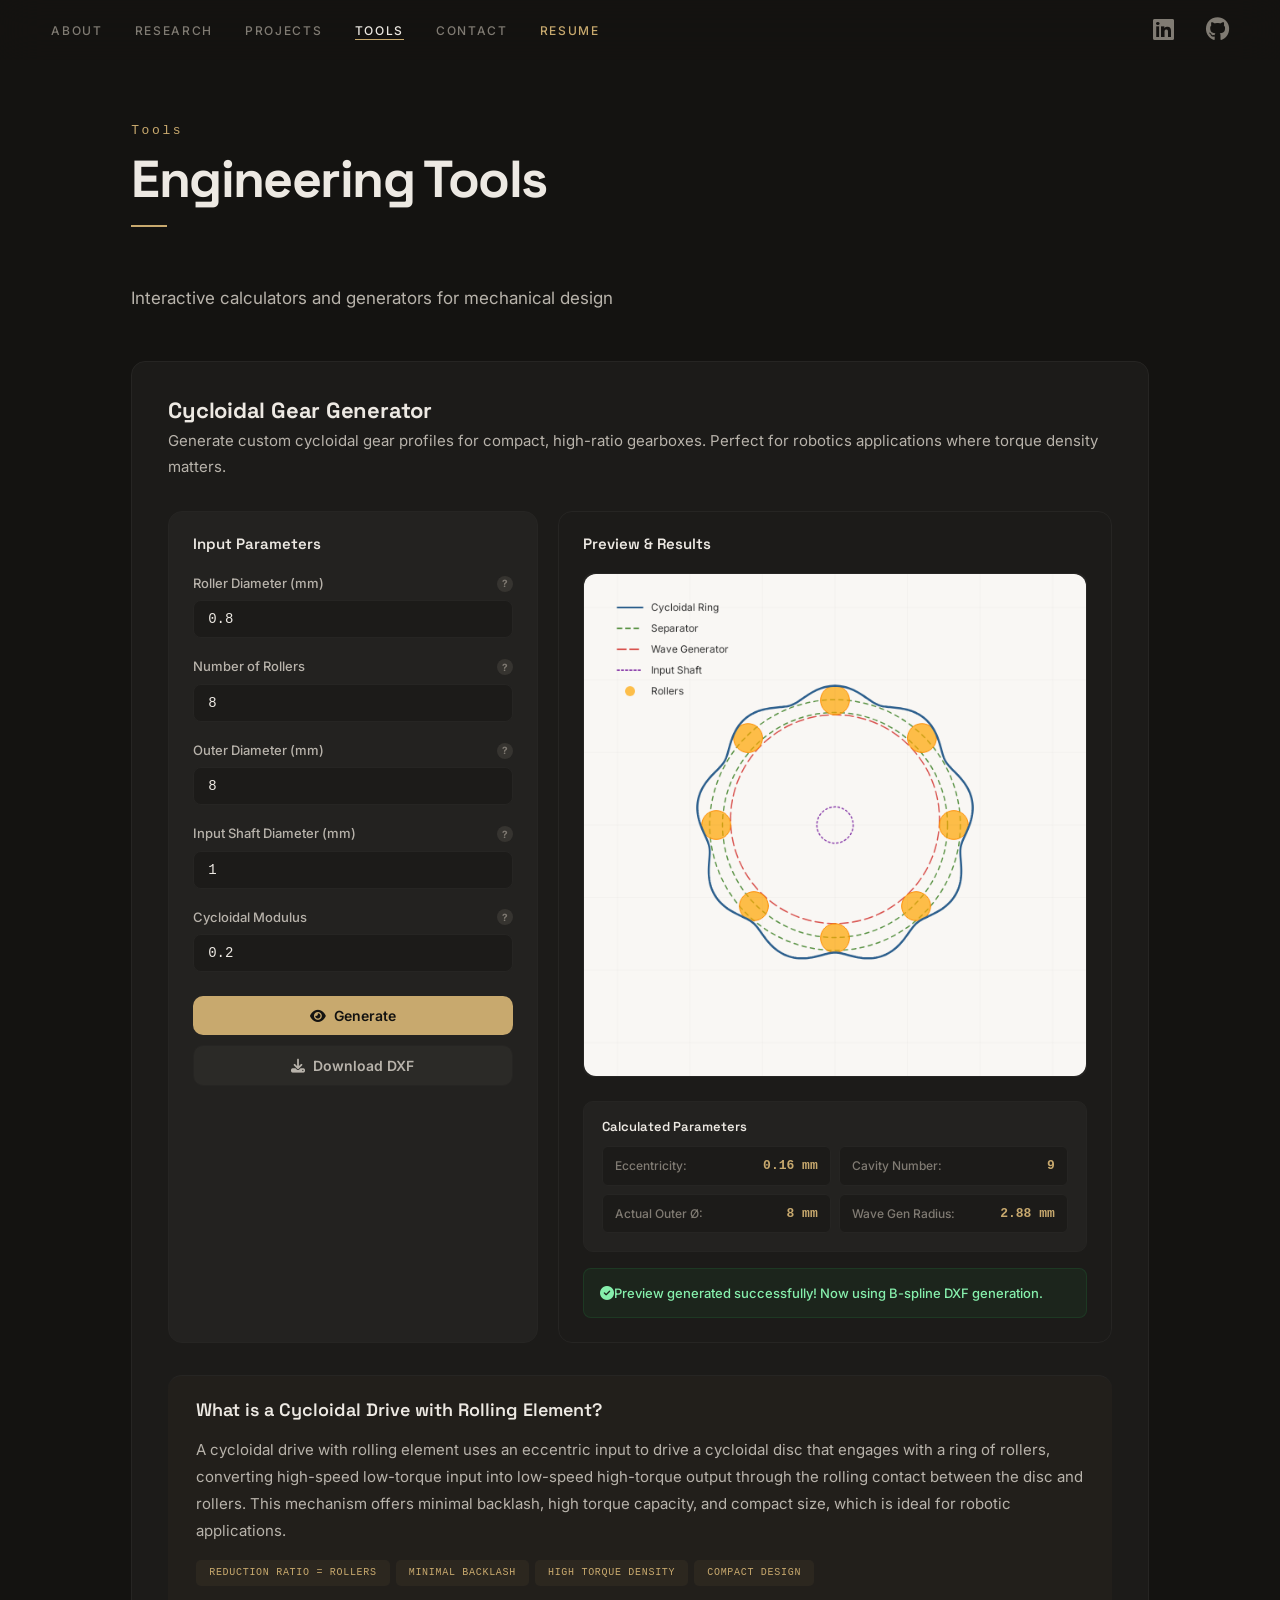
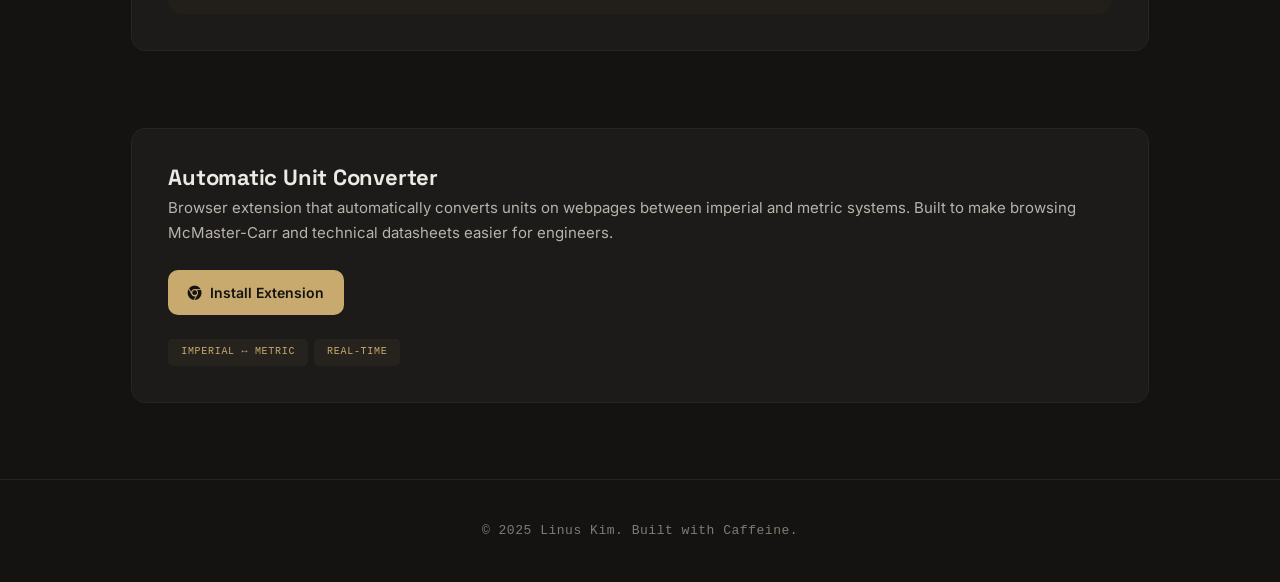
<file: tools.html>
<!DOCTYPE HTML>
<html lang="en">
	<head>
		<title>Engineering Tools | Linus Kim</title>
		<meta charset="utf-8" />
		<meta name="viewport" content="width=device-width, initial-scale=1, user-scalable=no" />
		<meta http-equiv="Cache-Control" content="no-cache, no-store, must-revalidate" />
		<meta http-equiv="Pragma" content="no-cache" />
		<meta http-equiv="Expires" content="0" />
		<link rel="preconnect" href="https://fonts.googleapis.com">
		<link rel="preconnect" href="https://fonts.gstatic.com" crossorigin>
		<link href="https://fonts.googleapis.com/css2?family=Space+Grotesk:wght@400;500;600;700&family=Inter:wght@400;500;600;700;800&display=swap" rel="stylesheet">
		<link rel="stylesheet" href="https://cdnjs.cloudflare.com/ajax/libs/font-awesome/6.5.1/css/all.min.css" />
		<link rel="stylesheet" href="assets/css/custom.css?v=32" />
		<link rel="stylesheet" href="assets/css/tools.css?v=12" />
	</head>
	<body>

		<!-- Scroll Progress -->
		<div class="scroll-progress" id="scroll-progress"></div>

		<!-- Nav -->
		<nav id="nav">
			<ul class="nav-links">
				<li><a href="index.html#about">About</a></li>
				<li><a href="index.html#research">Research</a></li>
				<li><a href="index.html#projects">Projects</a></li>
				<li><a href="tools.html" class="active">Tools</a></li>
				<li><a href="index.html#contact">Contact</a></li>
				<li><a href="Resume.pdf" download class="nav-resume">Resume</a></li>
			</ul>
			<ul class="nav-socials">
				<li><a href="https://www.linkedin.com/in/linuskim2000/" target="_blank"><i class="fab fa-linkedin"></i></a></li>
				<li><a href="https://github.com/lklinus2609" target="_blank"><i class="fab fa-github"></i></a></li>
			</ul>
			<button class="nav-toggle" aria-label="Menu">
				<span></span><span></span><span></span>
			</button>
		</nav>

		<!-- Tools Header -->
		<section class="sect" style="padding-bottom: 0; padding-top: 120px;">
			<div class="container">
				<div class="sect-header" data-reveal>
					<span class="sect-num">Tools</span>
					<h2 class="sect-title">Engineering Tools</h2>
				</div>
				<p data-reveal style="max-width: 600px; font-size: 17px; line-height: 1.8; color: var(--text-2);">
					Interactive calculators and generators for mechanical design
				</p>
			</div>
		</section>

		<!-- Cycloidal Gear Generator -->
		<section class="sect" style="padding-top: 48px;">
			<div class="container">
				<div class="card" data-reveal>
					<h3>Cycloidal Gear Generator</h3>
					<p style="margin-bottom: 24px;">
						Generate custom cycloidal gear profiles for compact, high-ratio gearboxes. Perfect for robotics applications where torque density matters.
					</p>

					<div class="tool-container">
						<!-- Input Panel -->
						<div class="input-panel">
							<h4>Input Parameters</h4>

							<form id="gear-form">
								<div class="form-group">
									<label for="roller_diameter">
										Roller Diameter (mm)
										<span class="tooltip" title="Diameter of each roller pin">?</span>
									</label>
									<input type="number" id="roller_diameter" step="0.01" min="0.1" value="0.8" required>
								</div>

								<div class="form-group">
									<label for="rollers_num">
										Number of Rollers
										<span class="tooltip" title="Total number of roller pins (min 3)">?</span>
									</label>
									<input type="number" id="rollers_num" step="1" min="3" value="8" required>
								</div>

								<div class="form-group">
									<label for="cycloid_outer_diameter">
										Outer Diameter (mm)
										<span class="tooltip" title="Target outer diameter of cycloidal disc">?</span>
									</label>
									<input type="number" id="cycloid_outer_diameter" step="0.01" min="0.1" value="8" required>
								</div>

								<div class="form-group">
									<label for="input_shaft_diameter">
										Input Shaft Diameter (mm)
										<span class="tooltip" title="Diameter of center input shaft hole">?</span>
									</label>
									<input type="number" id="input_shaft_diameter" step="0.01" min="0.1" value="1" required>
								</div>

								<div class="form-group">
									<label for="cycloidal_modulus">
										Cycloidal Modulus
										<span class="tooltip" title="Ratio parameter affecting gear profile (typically 0.1-0.3)">?</span>
									</label>
									<input type="number" id="cycloidal_modulus" step="0.01" min="0.01" max="1" value="0.2" required>
								</div>

								<div class="button-group">
									<button type="submit" class="btn btn-primary">
										<i class="fas fa-eye"></i> Generate
									</button>
									<button type="button" id="download-btn" class="btn btn-secondary" disabled>
										<i class="fas fa-download"></i> Download DXF
									</button>
								</div>
							</form>
						</div>

						<!-- Preview Panel -->
						<div class="preview-panel">
							<h4>Preview & Results</h4>

							<div id="preview-container">
								<div id="preview-placeholder">
									<i class="fas fa-gear fa-spin" style="font-size: 48px; color: var(--accent); opacity: 0.3;"></i>
									<p style="color: var(--text-3); margin-top: 16px;">Generating preview...</p>
								</div>
							</div>

							<!-- Calculated Parameters -->
							<div id="calculated-params" style="display: none; margin-top: 24px;">
								<h5>Calculated Parameters</h5>
								<div class="param-grid">
									<div class="param-item">
										<span class="param-label">Eccentricity:</span>
										<span class="param-value" id="param-ecc">-</span>
									</div>
									<div class="param-item">
										<span class="param-label">Cavity Number:</span>
										<span class="param-value" id="param-cav">-</span>
									</div>
									<div class="param-item">
										<span class="param-label">Actual Outer Ø:</span>
										<span class="param-value" id="param-outer">-</span>
									</div>
									<div class="param-item">
										<span class="param-label">Wave Gen Radius:</span>
										<span class="param-value" id="param-wave">-</span>
									</div>
								</div>
							</div>

							<!-- Status Messages -->
							<div id="status-message" class="status-message" style="display: none;"></div>
						</div>
					</div>

					<!-- Info Section -->
					<div class="info-section" style="margin-top: 32px; padding-top: 24px; border-top: 1px solid var(--border);">
						<h4 style="margin-bottom: 16px;">What is a Cycloidal Drive with Rolling Element?</h4>
						<p style="line-height: 1.8;">
							A cycloidal drive with rolling element uses an eccentric input to drive a cycloidal disc that engages with a ring of rollers,
							converting high-speed low-torque input into low-speed high-torque output through the rolling contact between the disc and rollers.
							This mechanism offers minimal backlash, high torque capacity, and compact size, which is ideal for robotic applications.
						</p>
						<div class="tag-row">
							<span class="tag">Reduction Ratio = Rollers</span>
							<span class="tag">Minimal Backlash</span>
							<span class="tag">High Torque Density</span>
							<span class="tag">Compact Design</span>
						</div>
					</div>
				</div>
			</div>
		</section>

		<!-- Automatic Unit Converter -->
		<section class="sect" style="padding-top: 0;">
			<div class="container">
				<div class="card" data-reveal>
					<h3>Automatic Unit Converter</h3>
					<p style="margin-bottom: 24px;">
						Browser extension that automatically converts units on webpages between imperial and metric systems.
						Built to make browsing McMaster-Carr and technical datasheets easier for engineers.
					</p>

					<div style="margin-bottom: 24px;">
						<a href="https://chromewebstore.google.com/detail/automatic-unit-converter/nlmfjpmadnobhgbdjadgfcjfaapahhih"
						   target="_blank"
						   class="btn btn-primary" style="display: inline-flex; width: auto;">
							<i class="fab fa-chrome"></i> Install Extension
						</a>
					</div>

					<div class="tag-row">
						<span class="tag">Imperial ↔ Metric</span>
						<span class="tag">Real-Time</span>
					</div>
				</div>
			</div>
		</section>

		<!-- Footer -->
		<footer class="footer">
			<div class="container">
				<p>&copy; 2025 Linus Kim. Built with Caffeine.</p>
			</div>
		</footer>

		<!-- Scripts -->
		<script src="assets/js/verb.min.js"></script>
		<script src="assets/js/cycloidal-gear.js?v=12"></script>
		<script src="assets/js/tools.js?v=11"></script>
		<script>
			// Scroll progress, nav state, and reveals for tools page
			document.addEventListener('DOMContentLoaded', function() {
				var progressBar = document.getElementById('scroll-progress');
				var nav = document.getElementById('nav');

				window.addEventListener('scroll', function() {
					if (progressBar) {
						var scrollTop = window.scrollY;
						var docHeight = document.documentElement.scrollHeight - window.innerHeight;
						var scrollPercent = docHeight > 0 ? (scrollTop / docHeight) * 100 : 0;
						progressBar.style.width = scrollPercent + '%';
					}
					if (nav) {
						if (window.scrollY > 80) {
							nav.classList.add('scrolled');
						} else {
							nav.classList.remove('scrolled');
						}
					}
				}, { passive: true });

				// Mobile nav toggle
				var navToggle = document.querySelector('.nav-toggle');
				var navLinksEl = document.querySelector('.nav-links');
				if (navToggle && navLinksEl) {
					navToggle.addEventListener('click', function() {
						navToggle.classList.toggle('open');
						navLinksEl.classList.toggle('open');
						document.body.style.overflow = navLinksEl.classList.contains('open') ? 'hidden' : '';
					});
					navLinksEl.querySelectorAll('a').forEach(function(link) {
						link.addEventListener('click', function() {
							navToggle.classList.remove('open');
							navLinksEl.classList.remove('open');
							document.body.style.overflow = '';
						});
					});
				}

				// Scroll reveals
				var revealElements = document.querySelectorAll('[data-reveal]');
				if (revealElements.length > 0 && 'IntersectionObserver' in window) {
					var observer = new IntersectionObserver(function(entries) {
						entries.forEach(function(entry) {
							if (entry.isIntersecting) {
								entry.target.classList.add('revealed');
								observer.unobserve(entry.target);
							}
						});
					}, { threshold: 0.1, rootMargin: '0px 0px -40px 0px' });
					revealElements.forEach(function(el) { observer.observe(el); });
				} else {
					revealElements.forEach(function(el) { el.classList.add('revealed'); });
				}

				// Cursor click
				document.addEventListener('mousedown', function() { document.body.classList.add('clicking'); });
				document.addEventListener('mouseup', function() { document.body.classList.remove('clicking'); });
			});
		</script>

	</body>
</html>
</file>
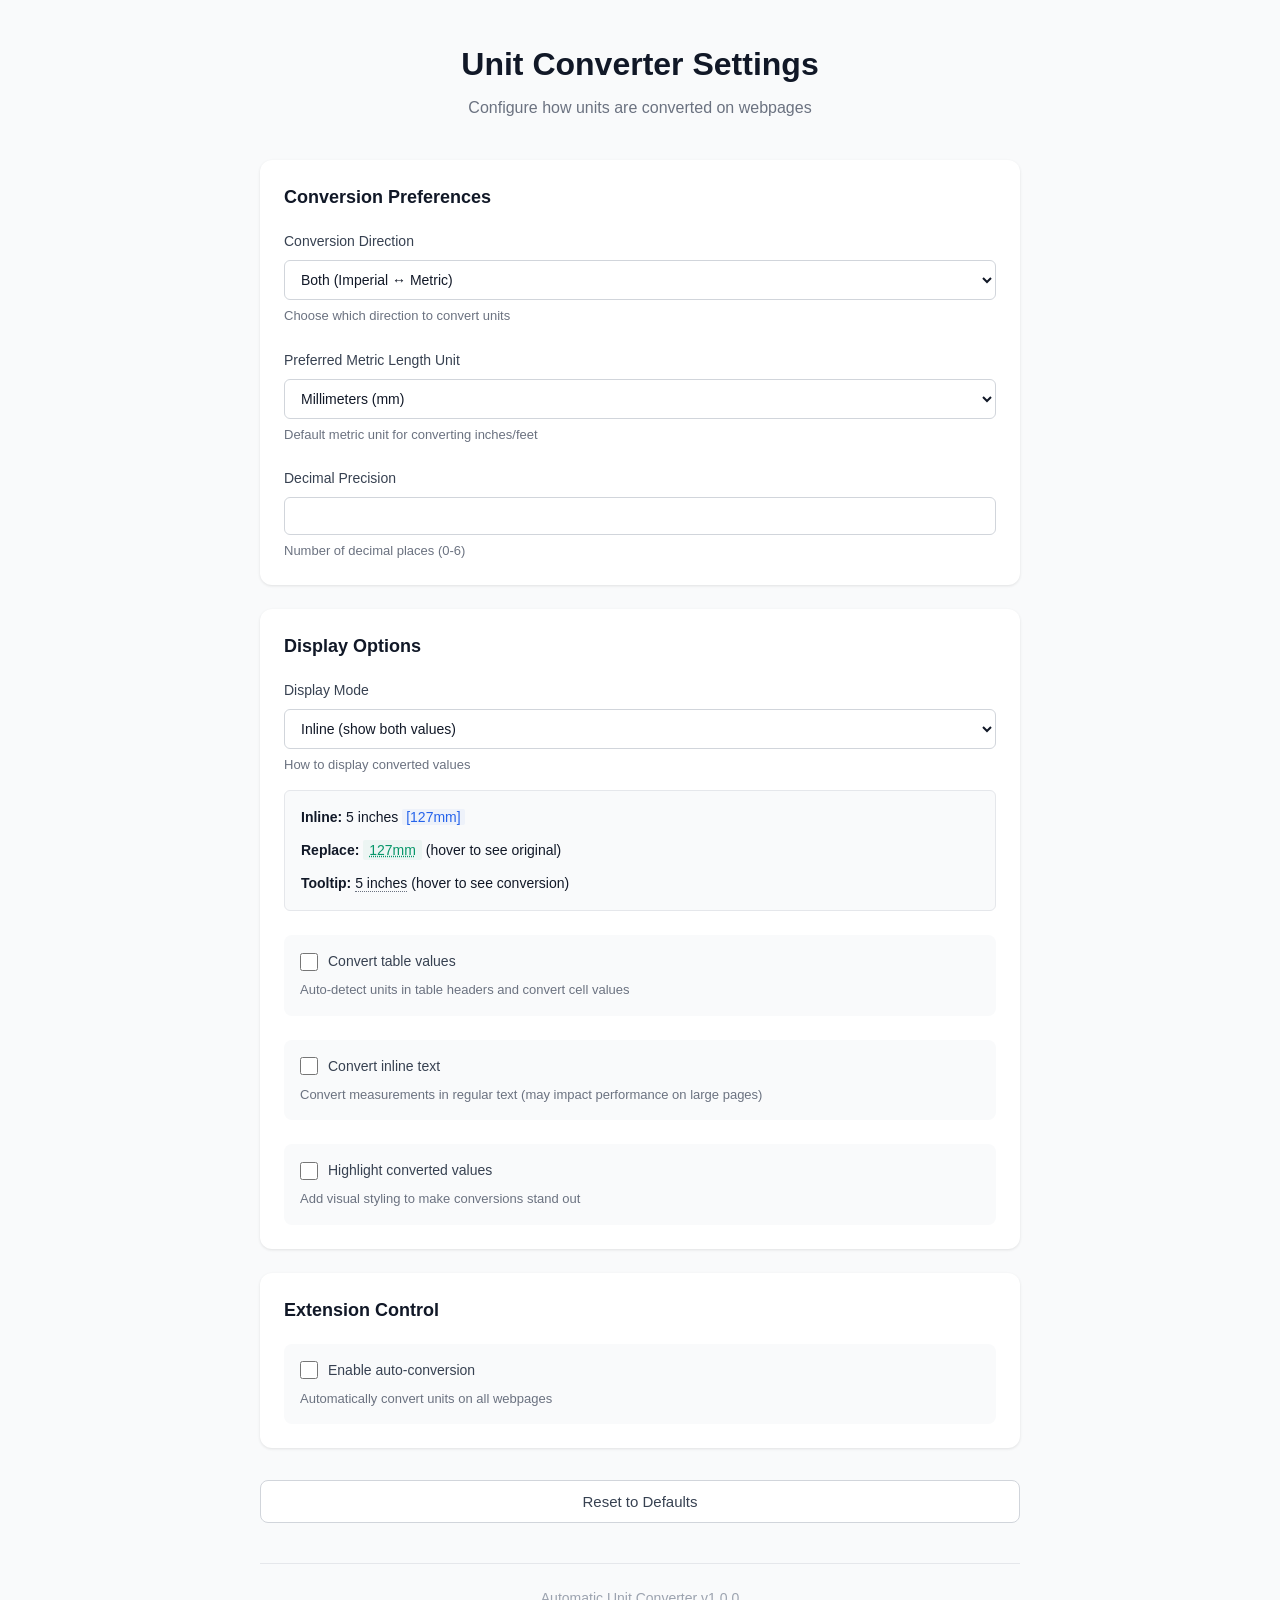
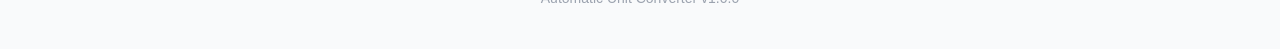
<file: unit_conversion_extension/options/options.html>
<!DOCTYPE html>
<html lang="en">
<head>
  <meta charset="UTF-8">
  <meta name="viewport" content="width=device-width, initial-scale=1.0">
  <title>Unit Converter Settings</title>
  <link rel="stylesheet" href="options.css">
</head>
<body>
  <div class="container">
    <header>
      <h1>Unit Converter Settings</h1>
      <p class="subtitle">Configure how units are converted on webpages</p>
    </header>

    <main>
      <section class="settings-section">
        <h2>Conversion Preferences</h2>

        <div class="setting-group">
          <label for="conversionDirection">Conversion Direction</label>
          <select id="conversionDirection" class="select-input">
            <option value="both">Both (Imperial ↔ Metric)</option>
            <option value="imperial-to-metric">Imperial → Metric only</option>
            <option value="metric-to-imperial">Metric → Imperial only</option>
          </select>
          <p class="setting-description">Choose which direction to convert units</p>
        </div>

        <div class="setting-group">
          <label for="preferredMetricLength">Preferred Metric Length Unit</label>
          <select id="preferredMetricLength" class="select-input">
            <option value="millimeters">Millimeters (mm)</option>
            <option value="centimeters">Centimeters (cm)</option>
            <option value="meters">Meters (m)</option>
          </select>
          <p class="setting-description">Default metric unit for converting inches/feet</p>
        </div>

        <div class="setting-group">
          <label for="precision">Decimal Precision</label>
          <input type="number" id="precision" class="number-input" min="0" max="6" step="1">
          <p class="setting-description">Number of decimal places (0-6)</p>
        </div>
      </section>

      <section class="settings-section">
        <h2>Display Options</h2>

        <div class="setting-group">
          <label for="displayMode">Display Mode</label>
          <select id="displayMode" class="select-input">
            <option value="inline">Inline (show both values)</option>
            <option value="replace">Replace (show converted only)</option>
            <option value="tooltip">Tooltip (hover to see)</option>
          </select>
          <p class="setting-description">How to display converted values</p>
          <div class="display-examples">
            <div class="example">
              <strong>Inline:</strong> 5 inches <span class="example-conversion">[127mm]</span>
            </div>
            <div class="example">
              <strong>Replace:</strong> <span class="example-replaced">127mm</span> (hover to see original)
            </div>
            <div class="example">
              <strong>Tooltip:</strong> <span class="example-tooltip">5 inches</span> (hover to see conversion)
            </div>
          </div>
        </div>

        <div class="setting-group checkbox-group">
          <label class="checkbox-label">
            <input type="checkbox" id="convertTables">
            <span>Convert table values</span>
          </label>
          <p class="setting-description">Auto-detect units in table headers and convert cell values</p>
        </div>

        <div class="setting-group checkbox-group">
          <label class="checkbox-label">
            <input type="checkbox" id="convertInlineText">
            <span>Convert inline text</span>
          </label>
          <p class="setting-description">Convert measurements in regular text (may impact performance on large pages)</p>
        </div>

        <div class="setting-group checkbox-group">
          <label class="checkbox-label">
            <input type="checkbox" id="highlightConversions">
            <span>Highlight converted values</span>
          </label>
          <p class="setting-description">Add visual styling to make conversions stand out</p>
        </div>
      </section>

      <section class="settings-section">
        <h2>Extension Control</h2>

        <div class="setting-group checkbox-group">
          <label class="checkbox-label">
            <input type="checkbox" id="enabled">
            <span>Enable auto-conversion</span>
          </label>
          <p class="setting-description">Automatically convert units on all webpages</p>
        </div>
      </section>

      <div class="actions">
        <button id="resetBtn" class="btn btn-secondary">Reset to Defaults</button>
      </div>

      <div id="saveMessage" class="save-message hidden">Settings saved!</div>
    </main>

    <footer>
      <p>Automatic Unit Converter v1.0.0</p>
    </footer>
  </div>

  <script src="../utils/storage.js"></script>
  <script src="options.js"></script>
</body>
</html>
</file>
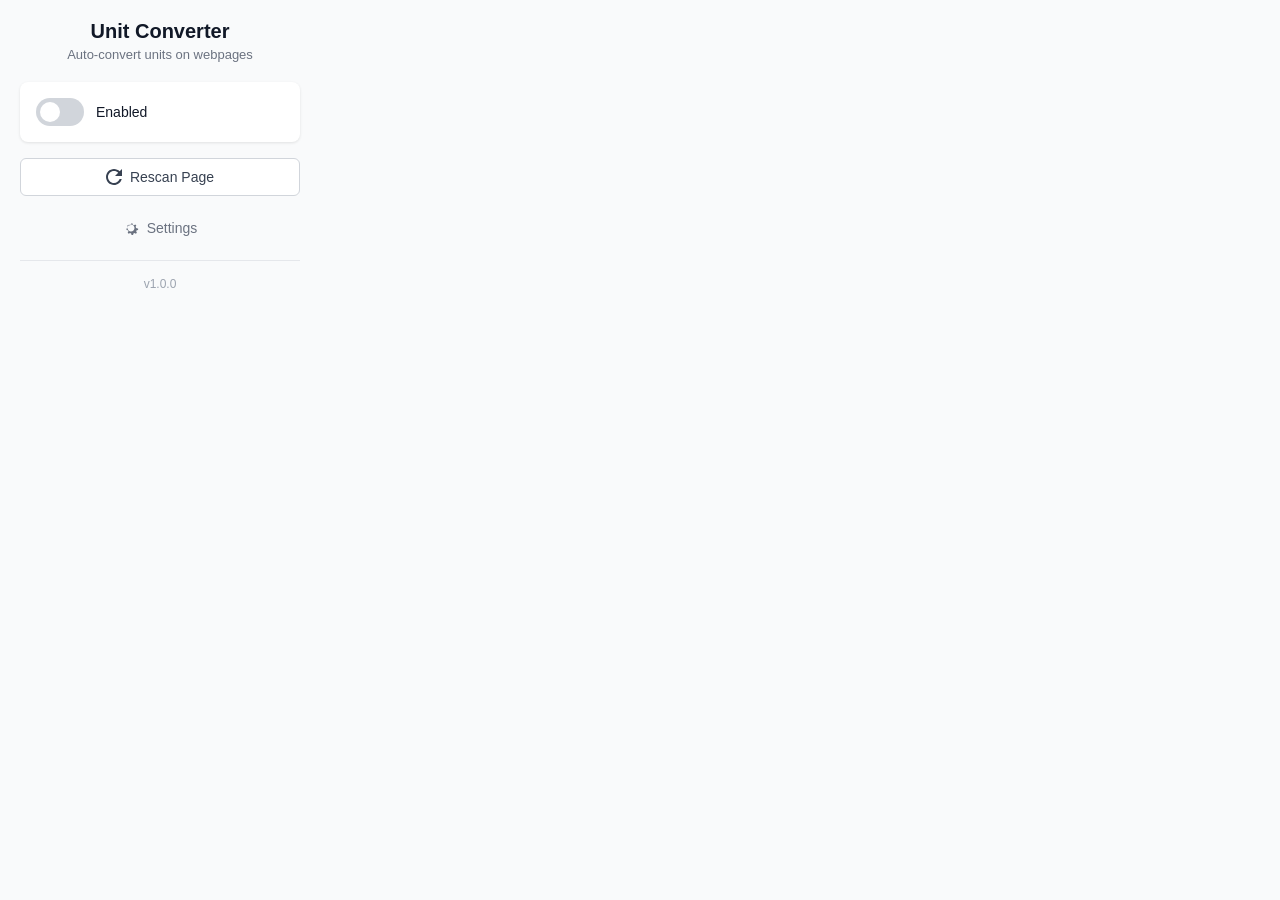
<file: unit_conversion_extension/popup/popup.html>
<!DOCTYPE html>
<html lang="en">
<head>
  <meta charset="UTF-8">
  <meta name="viewport" content="width=device-width, initial-scale=1.0">
  <title>Unit Converter</title>
  <link rel="stylesheet" href="popup.css">
</head>
<body>
  <div class="container">
    <header>
      <h1>Unit Converter</h1>
      <p class="subtitle">Auto-convert units on webpages</p>
    </header>

    <div class="toggle-section">
      <label class="toggle">
        <input type="checkbox" id="enableToggle">
        <span class="toggle-slider"></span>
      </label>
      <div class="toggle-label">
        <span id="statusText">Enabled</span>
      </div>
    </div>

    <div class="quick-actions">
      <button id="rescanBtn" class="btn btn-secondary">
        <svg width="16" height="16" viewBox="0 0 16 16" fill="none" xmlns="http://www.w3.org/2000/svg">
          <path d="M13.65 2.35C12.2 0.9 10.21 0 8 0C3.58 0 0.01 3.58 0.01 8C0.01 12.42 3.58 16 8 16C11.73 16 14.84 13.45 15.73 10H13.65C12.83 12.33 10.61 14 8 14C4.69 14 2 11.31 2 8C2 4.69 4.69 2 8 2C9.66 2 11.14 2.69 12.22 3.78L9 7H16V0L13.65 2.35Z" fill="currentColor"/>
        </svg>
        Rescan Page
      </button>
    </div>

    <div class="settings-link">
      <button id="settingsBtn" class="btn btn-text">
        <svg width="16" height="16" viewBox="0 0 16 16" fill="none" xmlns="http://www.w3.org/2000/svg">
          <path d="M14.5 8.38l-1.42-.37c-.11-.41-.27-.79-.48-1.16l.73-1.24-1.09-1.09-1.24.73c-.37-.21-.75-.37-1.16-.48L9.62 3.5h-1.54l-.37 1.42c-.41.11-.79.27-1.16.48l-1.24-.73-1.09 1.09.73 1.24c-.21.37-.37.75-.48 1.16L3.5 8.38v1.54l1.42.37c.11.41.27.79.48 1.16l-.73 1.24 1.09 1.09 1.24-.73c.37.21.75.37 1.16.48l.37 1.42h1.54l.37-1.42c.41-.11.79-.27 1.16-.48l1.24.73 1.09-1.09-.73-1.24c.21-.37.37-.75.48-1.16l1.42-.37v-1.54zM8 11.5c-1.93 0-3.5-1.57-3.5-3.5S6.07 4.5 8 4.5s3.5 1.57 3.5 3.5-1.57 3.5-3.5 3.5z" fill="currentColor"/>
        </svg>
        Settings
      </button>
    </div>

    <footer>
      <p class="version">v1.0.0</p>
    </footer>
  </div>

  <script src="../utils/storage.js"></script>
  <script src="popup.js"></script>
</body>
</html>
</file>
<file: assets/css/custom.css>
/*
  LINUS KIM PORTFOLIO — DARK WARM LUXE
  Champagne gold · Velvet green · Editorial split layout
*/

/* ==================== VARIABLES ==================== */
:root {
  --bg: #141311;
  --surface: #1C1B19;
  --surface-2: #232220;
  --surface-3: #2B2A27;

  --text-1: #EDE9E3;
  --text-2: #B8B3AB;
  --text-3: #807B73;

  --accent: #C8A96E;
  --accent-dim: #B89858;
  --accent-bright: #DDBF8A;
  --accent-bg: rgba(200,169,110,0.06);
  --accent-glow: rgba(200,169,110,0.10);

  --accent-2: #3B5249;
  --accent-2-dim: #2D4038;
  --accent-2-bg: rgba(59,82,73,0.12);

  --border: #262523;
  --border-2: #363430;
  --border-accent: rgba(200,169,110,0.2);

  /* legacy aliases for tools page */
  --accent-primary: #C8A96E;
  --border-color: #1E1D1B;
  --text-primary: #EDE9E3;
  --text-secondary: #B8B3AB;
  --text-tertiary: #807B73;
  --border-subtle: #262523;
  --border-medium: #363430;
  --bg-base: #141311;
  --surface-subtle: #232220;
  --accent-light: rgba(200,169,110,0.06);

  --shadow-s: 0 2px 10px rgba(0,0,0,.35);
  --shadow-m: 0 8px 30px rgba(0,0,0,.45);
  --shadow-l: 0 16px 50px rgba(0,0,0,.55);
  --shadow-glow: 0 0 40px rgba(200,169,110,.06);

  --r-sm: 10px;
  --r-md: 14px;
  --r-lg: 18px;

  --font-d: 'Space Grotesk', sans-serif;
  --font-b: 'Inter', sans-serif;
  --font-m: 'SF Mono','Fira Code','Courier New', monospace;

  --ease: cubic-bezier(.16,1,.3,1);
}

/* ==================== RESET ==================== */
*,*::before,*::after { margin:0; padding:0; box-sizing:border-box; }

html {
  scroll-behavior: smooth;
  -webkit-font-smoothing: antialiased;
  background: var(--bg);
  scrollbar-width: thin;
  scrollbar-color: var(--border-2) var(--bg);
  cursor: url('data:image/svg+xml;utf8,<svg xmlns="http://www.w3.org/2000/svg" width="32" height="32" viewBox="0 0 32 32"><g fill="%23E8E4DE"><rect x="7" y="2" width="4" height="10"/><rect x="12" y="2" width="4" height="12"/><rect x="17" y="2" width="4" height="11"/><rect x="22" y="3" width="4" height="8"/><rect x="7" y="12" width="20" height="10" rx="2"/><rect x="10" y="14" width="2" height="2" fill="%23C8A96E"/><rect x="15" y="14" width="2" height="2" fill="%23C8A96E"/><rect x="20" y="14" width="2" height="2" fill="%23C8A96E"/></g></svg>'), auto;
}

body {
  font-family: var(--font-b);
  font-size: 16px;
  line-height: 1.65;
  color: var(--text-1);
  background: var(--bg);
  overflow-x: hidden;
  cursor: url('data:image/svg+xml;utf8,<svg xmlns="http://www.w3.org/2000/svg" width="32" height="32" viewBox="0 0 32 32"><g fill="%23E8E4DE"><rect x="7" y="2" width="4" height="10"/><rect x="12" y="2" width="4" height="12"/><rect x="17" y="2" width="4" height="11"/><rect x="22" y="3" width="4" height="8"/><rect x="7" y="12" width="20" height="10" rx="2"/><rect x="10" y="14" width="2" height="2" fill="%23C8A96E"/><rect x="15" y="14" width="2" height="2" fill="%23C8A96E"/><rect x="20" y="14" width="2" height="2" fill="%23C8A96E"/></g></svg>'), auto;
}

body.clicking {
  cursor: url('data:image/svg+xml;utf8,<svg xmlns="http://www.w3.org/2000/svg" width="32" height="32" viewBox="0 0 32 32"><g fill="%23E8E4DE"><rect x="7" y="10" width="4" height="4"/><rect x="12" y="8" width="4" height="6"/><rect x="17" y="9" width="4" height="5"/><rect x="22" y="11" width="4" height="3"/><rect x="7" y="12" width="20" height="10" rx="2"/><rect x="10" y="14" width="2" height="2" fill="%23C8A96E"/><rect x="15" y="14" width="2" height="2" fill="%23C8A96E"/><rect x="20" y="14" width="2" height="2" fill="%23C8A96E"/></g></svg>'), auto;
}

::-webkit-scrollbar { width:5px; }
::-webkit-scrollbar-track { background:var(--bg); }
::-webkit-scrollbar-thumb { background:var(--border-2); border-radius:4px; }
::-webkit-scrollbar-thumb:hover { background:var(--accent); }

img { display:block; max-width:100%; }
ul,ol { list-style:none; }

/* ==================== TYPOGRAPHY ==================== */
h1,h2,h3,h4,h5,h6 { font-family:var(--font-d); color:var(--text-1); font-weight:700; line-height:1.1; }
p { color:var(--text-2); }
strong { font-weight:600; color:var(--text-1); }

a {
  color: var(--accent);
  text-decoration: none;
  transition: color .2s;
  cursor: url('data:image/svg+xml;utf8,<svg xmlns="http://www.w3.org/2000/svg" width="32" height="32" viewBox="0 0 32 32"><g fill="%23C8A96E"><rect x="7" y="2" width="4" height="10"/><rect x="12" y="2" width="4" height="12"/><rect x="17" y="2" width="4" height="11"/><rect x="22" y="3" width="4" height="8"/><rect x="7" y="12" width="20" height="10" rx="2"/><rect x="10" y="14" width="2" height="2" fill="%230D0C0B"/><rect x="15" y="14" width="2" height="2" fill="%230D0C0B"/><rect x="20" y="14" width="2" height="2" fill="%230D0C0B"/><rect x="11" y="18" width="2" height="2" fill="%230D0C0B"/><rect x="13" y="19" width="6" height="2" fill="%230D0C0B"/><rect x="19" y="18" width="2" height="2" fill="%230D0C0B"/></g></svg>'), pointer;
}
a:hover { color: var(--accent-bright); }

/* ==================== SCROLL PROGRESS ==================== */
.scroll-progress {
  position:fixed; top:0; left:0; height:2px; width:0%;
  background: linear-gradient(90deg, var(--accent), var(--accent-bright));
  z-index:1100;
}

/* ==================== NAV ==================== */
#nav {
  position:fixed; top:0; left:0; right:0; z-index:1000;
  display:flex; align-items:center; justify-content:space-between;
  padding: 0 clamp(24px, 4vw, 60px);
  height: 60px;
  background: rgba(20,19,17,.5);
  backdrop-filter: blur(20px);
  -webkit-backdrop-filter: blur(20px);
  border-bottom: 1px solid transparent;
  transition: all .4s;
}
#nav.scrolled {
  background: rgba(20,19,17,.92);
  border-bottom-color: var(--border);
}
.nav-links, .nav-socials { display:flex; gap:32px; align-items:center; }
.nav-links li, .nav-socials li { display:inline-block; }
.nav-links a {
  font-family:var(--font-b); font-size:12px; font-weight:500;
  text-transform:uppercase; letter-spacing:.14em;
  color:var(--text-3); padding-bottom:2px;
  position:relative; transition: color .3s;
}
.nav-links a::after {
  content:''; position:absolute; bottom:0; left:0;
  width:0; height:1px; background:var(--accent);
  transition: width .4s var(--ease);
}
.nav-links a:hover::after, .nav-links a.active::after { width:100%; }
.nav-links a:hover, .nav-links a.active { color:var(--text-1); }
.nav-socials a {
  font-size:24px; color:var(--text-3);
  transition: color .2s, transform .2s;
}
.nav-socials a:hover { color:var(--accent); transform:translateY(-2px); }

/* Nav resume link */
.nav-resume {
  color:var(--accent) !important;
}

/* Hamburger toggle — hidden on desktop */
.nav-toggle {
  display:none;
  flex-direction:column;
  background:none; border:none;
  width:24px; height:18px;
  position:relative;
  cursor:pointer;
  z-index:2;
  padding:0;
}
.nav-toggle span {
  position:absolute; left:0;
  width:100%; height:2px;
  background:var(--text-1);
  border-radius:1px;
  transition:all .3s var(--ease);
}
.nav-toggle span:nth-child(1) { top:0; }
.nav-toggle span:nth-child(2) { top:8px; }
.nav-toggle span:nth-child(3) { top:16px; }
.nav-toggle.open span:nth-child(1) { top:8px; transform:rotate(45deg); }
.nav-toggle.open span:nth-child(2) { opacity:0; }
.nav-toggle.open span:nth-child(3) { top:8px; transform:rotate(-45deg); }

/* ==================== HERO ==================== */
.hero {
  position:relative;
  min-height: 100vh;
  display:flex; align-items:center;
  padding: 0 clamp(32px, 8vw, 120px);
  overflow:hidden;
}
.hero-glow {
  position:absolute; top:35%; left:25%;
  width:800px; height:800px;
  background: radial-gradient(circle, rgba(200,169,110,.04) 0%, transparent 60%);
  pointer-events:none;
  transform:translate(-50%,-50%);
}
.hero-inner { position:relative; z-index:1; width:100%; max-width:900px; }

.hero-eyebrow {
  display:block;
  font-family:var(--font-m); font-size:13px; font-weight:400;
  text-transform:uppercase; letter-spacing:.3em;
  color:var(--accent);
  margin-bottom:24px;
}
.hero-title {
  font-size: clamp(52px, 11vw, 130px);
  font-weight:700; letter-spacing:-.05em;
  line-height:.92;
  color:var(--text-1);
}
.hero-name-row {
  display:flex; align-items:center; gap:0;
  margin-top:8px;
  margin-bottom:40px;
}
.hero-rule {
  flex:1; height:1px;
  background:var(--border-2);
  margin:0 clamp(20px,4vw,48px);
}
.hero-kr {
  font-family:var(--font-d);
  font-size:clamp(18px,2.5vw,28px);
  font-weight:400; color:var(--text-3);
  letter-spacing:.06em; white-space:nowrap;
}
.hero-desc {
  font-size:clamp(15px,1.4vw,18px);
  line-height:1.7; color:var(--text-2);
  max-width:480px;
}

/* hero stagger */
[data-animate] { opacity:0; transform:translateY(20px); animation: heroIn .7s var(--ease) both; }
[data-animate="1"] { animation-delay:.1s; }
[data-animate="2"] { animation-delay:.2s; }
[data-animate="3"] { animation-delay:.35s; }
[data-animate="4"] { animation-delay:.5s; }
[data-animate="5"] { animation-delay:.75s; }
@keyframes heroIn {
  from { opacity:0; transform:translateY(20px); }
  to   { opacity:1; transform:translateY(0); }
}

/* scroll cta */
.scroll-cta {
  position:absolute; bottom:32px; left:50%;
  transform:translateX(-50%);
  display:flex; flex-direction:column; align-items:center; gap:8px;
  text-decoration:none;
}
.scroll-cta span {
  font-family:var(--font-m); font-size:11px;
  letter-spacing:.3em; text-transform:uppercase;
  color:var(--text-3);
}
.scroll-cta:hover span { color:var(--accent); }
.scroll-line {
  width:1px; height:32px;
  position:relative; overflow:hidden;
  background:var(--border-2);
}
.scroll-line::after {
  content:''; position:absolute; top:-100%; left:0;
  width:100%; height:100%;
  background:var(--accent);
  animation: pulse 2s ease-in-out infinite;
}
@keyframes pulse {
  0%  { top:-100%; }
  50% { top:0; }
  100%{ top:100%; }
}

/* ==================== MARQUEE ==================== */
.marquee {
  padding:16px 0;
  border-top:1px solid var(--border);
  border-bottom:1px solid var(--border);
  overflow:hidden;
  -webkit-mask-image: linear-gradient(90deg, transparent, black 8%, black 92%, transparent);
  mask-image: linear-gradient(90deg, transparent, black 8%, black 92%, transparent);
}
.marquee-track {
  display:flex; gap:0;
  white-space:nowrap;
  animation: scroll-left 40s linear infinite;
  width: max-content;
}
.marquee-track span {
  font-family:var(--font-d);
  font-size:14px; font-weight:500;
  color:var(--text-3);
  text-transform:uppercase;
  letter-spacing:.08em;
}
.marquee-sep {
  margin:0 20px; color:var(--border-2);
}
@keyframes scroll-left {
  from { transform:translateX(0); }
  to   { transform:translateX(-50%); }
}

/* ==================== LAYOUT ==================== */
.container {
  max-width:1120px;
  margin:0 auto;
  padding:0 clamp(24px, 4vw, 60px);
}
.sect { padding: clamp(48px,6vw,80px) 0; }
.sect-contact { padding-bottom: clamp(40px,6vw,64px); }
.container--spaced { margin-top:64px; }

/* ==================== SECTION HEADERS ==================== */
.sect-num {
  display:block;
  font-family:var(--font-m); font-size:13px;
  color:var(--accent); letter-spacing:.2em;
  margin-bottom:10px;
}
.sect-title {
  font-size: clamp(32px,5vw,52px);
  letter-spacing:-.03em;
}
.sect-title::after {
  content:''; display:block;
  width:36px; height:2px;
  background:var(--accent);
  margin-top:16px;
}
.sect-header { margin-bottom:56px; }

/* ==================== SPLIT (About) ==================== */
.split {
  display:grid;
  grid-template-columns: 260px 1fr;
  gap: clamp(40px, 6vw, 100px);
  align-items:start;
}
.split-left { position:sticky; top:100px; }
.split-right { display:flex; flex-direction:column; gap:20px; }
.body-lg { font-size:18px; line-height:1.8; color:var(--text-2); }

/* About resume CTA */
.btn-resume {
  display:inline-flex; align-items:center; gap:8px;
  padding:10px 24px;
  border:1px solid var(--accent);
  border-radius:var(--r-sm);
  font-family:var(--font-b); font-size:13px; font-weight:500;
  text-transform:uppercase; letter-spacing:.1em;
  color:var(--accent);
  transition: background .3s, color .3s, transform .3s;
  width:fit-content;
}
.btn-resume:hover {
  background:var(--accent);
  color:var(--bg);
  transform:translateY(-2px);
}
.hint {
  display:inline-flex; align-items:center; gap:8px;
  font-size:13px; color:var(--text-3);
  font-style:italic; margin-top:8px;
}
.hint i { color:var(--accent); font-size:14px; }

/* ==================== SHOWCASE (DRACO) ==================== */
.showcase { margin-top:16px; }
.showcase-head { margin-bottom:24px; }
.showcase-name {
  font-size: clamp(28px,4vw,48px);
  letter-spacing:-.03em;
  margin-bottom:6px;
}
.showcase-sub {
  font-family:var(--font-m);
  font-size:14px; color:var(--text-3);
  letter-spacing:.04em;
}
.showcase-viewer-wrap {
  width:100%;
  margin: 0 auto;
  max-width: 1200px;
  padding: 0 clamp(24px,4vw,60px);
}
.showcase-viewer {
  width:100%;
  height: clamp(360px, 55vw, 600px);
  background: var(--surface);
  border-radius: var(--r-lg);
  border:1px solid var(--border);
  overflow:hidden;
}
.showcase-instruction {
  font-family:var(--font-m);
  font-size:13px; color:var(--text-3);
  letter-spacing:.06em;
  text-align:center;
  margin:12px 0 28px;
}
.showcase-body {
  max-width:640px;
}
.showcase-body p {
  font-size:16px; line-height:1.75;
  margin-bottom:16px;
}

/* ==================== BASE CARD ==================== */
.card {
  background:var(--surface);
  border-radius: var(--r-md);
  padding: clamp(24px,3vw,36px);
  border:1px solid var(--border);
  position:relative;
  transition: transform .5s var(--ease), box-shadow .5s var(--ease), border-color .4s;
}
.card:hover {
  transform:translateY(-6px);
  border-color: var(--border-accent);
  box-shadow: var(--shadow-l), var(--shadow-glow);
}
.card h3 { font-size:22px; letter-spacing:-.01em; margin-bottom:6px; }
.card-meta {
  font-family:var(--font-m); font-size:13px;
  color:var(--text-3); letter-spacing:.04em;
  margin-bottom:14px;
}
.card p { font-size:15px; line-height:1.7; margin-bottom:8px; }

/* ==================== PROJECT ROWS (Split Showcase) ==================== */
.project-list {
  display:flex;
  flex-direction:column;
  gap: clamp(48px, 8vw, 80px);
}
.project-row {
  display:grid;
  grid-template-columns: 1fr 1fr;
  gap: clamp(24px, 4vw, 48px);
  align-items:center;
}
.project-row:nth-child(even) .project-media { order:2; }
.project-row:nth-child(even) .project-info { order:1; }

.project-media {
  border-radius:var(--r-lg);
  overflow:hidden;
  aspect-ratio:4/3;
  position:relative;
  background:var(--surface);
  border:1px solid var(--border);
}
.project-media img {
  width:100%; height:100%;
  object-fit:cover;
  transition: transform .7s var(--ease), filter .5s;
  filter: brightness(.85) saturate(.95);
}
.project-row:hover .project-media img {
  transform:scale(1.03);
  filter: brightness(1) saturate(1);
}
.project-media--accent {
  display:flex;
  align-items:center;
  justify-content:center;
  background: linear-gradient(135deg, var(--accent-2-bg), rgba(59,82,73,0.04));
  border-color: rgba(59,82,73,0.18);
}
.project-index {
  font-family:var(--font-d);
  font-size: clamp(64px, 10vw, 120px);
  font-weight:700;
  color: var(--accent-2);
  letter-spacing:-.05em;
  opacity:.4;
}
.project-info h3 {
  font-family:var(--font-d);
  font-size: clamp(22px, 2.5vw, 28px);
  letter-spacing:-.02em;
  margin-bottom:6px;
  color:var(--text-1);
}
.project-info p {
  font-size:16px; line-height:1.75;
  margin-bottom:8px;
}

/* ==================== TAGS ==================== */
.tag-row { display:flex; flex-wrap:wrap; gap:6px; margin-top:16px; }
.tag {
  padding:4px 12px;
  background:var(--accent-bg);
  color:var(--accent);
  border-radius:5px;
  font-family:var(--font-m); font-size:12px; font-weight:500;
  text-transform:uppercase; letter-spacing:.07em;
  transition:all .25s;
  border:1px solid transparent;
}
.tag:hover {
  background:var(--accent); color:var(--bg);
  border-color:var(--accent);
}

/* (grids removed — using split project rows instead) */

/* ==================== CONTACT ==================== */
.contact-heading {
  font-size: clamp(44px, 9vw, 100px);
  letter-spacing:-.04em;
  line-height:.95;
  margin-bottom: clamp(40px, 5vw, 64px);
}
.contact-grid {
  display:grid;
  grid-template-columns: repeat(3, 1fr);
  gap:40px;
}
.contact-col { display:flex; flex-direction:column; gap:8px; }
.contact-label {
  font-family:var(--font-m); font-size:13px;
  text-transform:uppercase; letter-spacing:.2em;
  color:var(--text-3);
  margin-bottom:4px;
}
.contact-link {
  font-size:16px; color:var(--text-2);
  text-decoration:none;
  transition:color .2s;
  display:block;
}
a.contact-link:hover { color:var(--accent); }
.contact-socials { display:flex; gap:10px; flex-wrap:wrap; }
.social-btn {
  display:inline-flex; align-items:center; gap:6px;
  padding:8px 16px;
  border:1px solid var(--border-2);
  border-radius:var(--r-sm);
  font-family:var(--font-b); font-size:13px; font-weight:500;
  color:var(--text-2);
  transition:all .3s;
}
.social-btn:hover {
  border-color:var(--accent);
  color:var(--accent);
  background:var(--accent-bg);
  transform:translateY(-2px);
  box-shadow: var(--shadow-s), var(--shadow-glow);
}

/* ==================== TOAST ==================== */
.toast-notification {
  position:fixed; bottom:24px; right:24px;
  background:var(--surface-2);
  border:1px solid var(--border-2);
  color:var(--text-1);
  padding:12px 22px;
  border-radius:var(--r-sm);
  font-size:14px;
  box-shadow:var(--shadow-m);
  z-index:10000;
  animation: toastIn .35s var(--ease);
}
.toast-notification.hiding { animation: toastOut .3s ease forwards; }
@keyframes toastIn {
  from { transform:translateY(16px) scale(.97); opacity:0; }
  to   { transform:translateY(0) scale(1); opacity:1; }
}
@keyframes toastOut {
  from { transform:translateY(0) scale(1); opacity:1; }
  to   { transform:translateY(8px) scale(.97); opacity:0; }
}

/* ==================== FOOTER ==================== */
.footer {
  padding:40px 0;
  border-top:1px solid var(--border);
  text-align:center;
}
.footer p {
  font-family:var(--font-m);
  font-size:13px; color:var(--text-3);
  letter-spacing:.04em;
}

/* ==================== SCROLL REVEAL ==================== */
[data-reveal] {
  opacity:0; transform:translateY(28px);
  transition: opacity .65s var(--ease), transform .65s var(--ease);
}
[data-reveal].revealed { opacity:1; transform:translateY(0); }

/* ==================== RESPONSIVE ==================== */
@media (max-width:1024px) {
  .contact-grid { grid-template-columns:1fr 1fr; }
}

@media (max-width:768px) {
  /* Mobile nav */
  .nav-toggle { display:flex; margin-left:auto; }
  .nav-socials { display:none; }
  .nav-links {
    position:fixed; inset:0;
    z-index:1;
    background:rgba(20,19,17,.98);
    backdrop-filter:blur(24px);
    -webkit-backdrop-filter:blur(24px);
    flex-direction:column;
    align-items:center;
    justify-content:center;
    gap:36px;
    opacity:0;
    visibility:hidden;
    transition:opacity .35s, visibility .35s;
  }
  .nav-links.open { opacity:1; visibility:visible; }
  .nav-links a {
    font-size:18px; letter-spacing:.18em;
  }

  .hero { padding:0 clamp(24px,6vw,48px); min-height:90vh; }
  .hero-title { font-size:clamp(44px,14vw,72px); }
  .hero-name-row { flex-wrap:wrap; }
  .hero-rule { display:none; }
  .hero-kr { margin-top:4px; }

  .split { grid-template-columns:1fr; gap:32px; }
  .split-left { position:static; }

  .project-row { grid-template-columns:1fr; gap:24px; }
  .project-row:nth-child(even) .project-media,
  .project-row:nth-child(even) .project-info { order:unset; }
  .project-media { aspect-ratio:16/10; }

  .contact-grid { grid-template-columns:1fr; gap:28px; }

  .sect { padding:clamp(40px,6vw,64px) 0; }
}

/* Touch devices — show images at full brightness */
@media (hover:none) {
  .project-media img { filter:brightness(1) saturate(1); }
}

@media (max-width:480px) {
  .hero-title { font-size:clamp(36px,16vw,52px); }
  .card { padding:20px; }
  .sect { padding:36px 0; }
  .nav-links { gap:16px; }
  .nav-links a { font-size:10px; letter-spacing:.1em; }
}
</file>
<file: assets/css/tools.css>
/* Tools Page — Obsidian Matte Premium */

.tool-container {
    display:grid;
    grid-template-columns: 1fr 1.5fr;
    gap:20px;
    margin-top:32px;
}

/* Input Panel */
.input-panel {
    background:var(--surface-2);
    padding:24px;
    border-radius:var(--r-md);
    border:1px solid var(--border);
}
.input-panel h4 {
    font-family:var(--font-d);
    font-size:15px; font-weight:600;
    margin-bottom:20px;
    color:var(--text-1);
}

/* Form */
.form-group { margin-bottom:18px; }
.form-group label {
    display:flex; align-items:center; gap:8px;
    font-size:13px; font-weight:500;
    color:var(--text-2); margin-bottom:6px;
}
.form-group .tooltip {
    display:inline-flex; align-items:center; justify-content:center;
    width:16px; height:16px;
    background:var(--border-2); color:var(--text-3);
    border-radius:50%; font-size:10px; font-weight:bold;
    cursor:help; margin-left:auto;
    transition:all .2s;
}
.form-group .tooltip:hover { background:var(--accent); color:var(--bg); }
.form-group input[type="number"] {
    width:100%; padding:10px 14px;
    border:1px solid var(--border);
    border-radius:8px;
    font-size:14px; font-family:var(--font-m);
    background:var(--surface);
    color:var(--text-1);
    transition:all .2s;
}
.form-group input[type="number"]:focus {
    outline:none;
    border-color:var(--accent);
    box-shadow:0 0 0 3px rgba(200,169,110,.1);
}
.form-group input[type="number"]:hover { border-color:var(--border-2); }

/* Buttons */
.button-group { display:flex; flex-direction:column; gap:10px; margin-top:24px; }
.btn {
    width:100%; padding:11px 20px;
    border:none; border-radius:var(--r-sm);
    font-size:14px; font-weight:600; font-family:var(--font-b);
    cursor:pointer;
    display:flex; align-items:center; justify-content:center; gap:8px;
    transition:all .3s var(--ease);
}
.btn i { font-size:14px; }
.btn-primary { background:var(--accent); color:var(--bg); }
.btn-primary:hover { background:var(--accent-dim); transform:translateY(-2px); box-shadow:0 4px 16px rgba(20,184,166,.25); }
.btn-primary:active { transform:translateY(0); }
.btn-secondary { background:var(--surface-3); color:var(--text-2); border:1px solid var(--border); }
.btn-secondary:hover:not(:disabled) { background:var(--border-2); color:var(--text-1); transform:translateY(-2px); }
.btn-secondary:active:not(:disabled) { transform:translateY(0); }
.btn:disabled { opacity:.4; cursor:not-allowed; transform:none!important; }

/* Preview Panel */
.preview-panel {
    background:var(--surface);
    padding:24px;
    border-radius:var(--r-md);
    border:1px solid var(--border);
}
.preview-panel h4 {
    font-family:var(--font-d);
    font-size:15px; font-weight:600;
    margin-bottom:20px; color:var(--text-1);
}
#preview-container {
    width:100%; min-height:400px;
    background:var(--surface-2);
    border-radius:var(--r-sm);
    border:1px solid var(--border);
    display:flex; align-items:center; justify-content:center;
    overflow:hidden; position:relative;
}
#preview-placeholder {
    display:flex; flex-direction:column; align-items:center;
    justify-content:center; text-align:center; padding:32px;
}

/* Calculated Params */
#calculated-params {
    background:var(--surface-2);
    padding:18px; border-radius:var(--r-sm);
    border:1px solid var(--border);
}
#calculated-params h5 {
    font-family:var(--font-d);
    font-size:13px; font-weight:600;
    color:var(--text-1); margin-bottom:12px;
}
.param-grid { display:grid; grid-template-columns:1fr 1fr; gap:8px; }
.param-item {
    display:flex; justify-content:space-between; align-items:center;
    padding:8px 12px;
    background:var(--surface); border-radius:6px;
    border:1px solid var(--border);
}
.param-label { font-size:12px; color:var(--text-3); font-weight:500; }
.param-value { font-size:13px; color:var(--accent); font-weight:600; font-family:var(--font-m); }

/* Status Messages */
.status-message {
    margin-top:16px; padding:12px 16px;
    border-radius:8px; font-size:13px; font-weight:500;
    display:flex; align-items:center; gap:10px;
}
.status-message::before { font-family:'Font Awesome 6 Free'; font-weight:900; font-size:14px; }
.status-info { background:rgba(200,169,110,.06); color:var(--accent-bright); border:1px solid rgba(200,169,110,.12); }
.status-info::before { content:'\f05a'; }
.status-success { background:rgba(34,197,94,.06); color:#86EFAC; border:1px solid rgba(34,197,94,.12); }
.status-success::before { content:'\f058'; }
.status-error { background:rgba(239,68,68,.06); color:#FCA5A5; border:1px solid rgba(239,68,68,.12); }
.status-error::before { content:'\f06a'; }

/* Info Section */
.info-section {
    background:rgba(200,169,110,.03);
    padding:28px; border-radius:var(--r-md);
}
.info-section h4 {
    font-family:var(--font-d);
    font-size:18px; font-weight:600;
    color:var(--text-1);
}

/* Tag override */
.tag-row { display:flex; flex-wrap:wrap; gap:6px; margin-top:16px; }
.tag {
    padding:4px 12px;
    background:var(--accent-bg);
    color:var(--accent);
    border-radius:5px;
    font-family:var(--font-m);
    font-size:10px; font-weight:500;
    text-transform:uppercase;
    letter-spacing:.07em;
}

/* Active nav link */
nav .nav-links a.active { color:var(--text-1); }
nav .nav-links a.active::after { width:100%; }

/* Responsive */
@media (max-width:1024px) {
    .tool-container { grid-template-columns:1fr; }
    .param-grid { grid-template-columns:1fr; }
}
@media (max-width:768px) {
    .input-panel, .preview-panel { padding:20px; }
    #preview-container { min-height:300px; }
    .btn { padding:10px 16px; font-size:13px; }
}

/* Spin */
@keyframes spin { 0%{transform:rotate(0)} 100%{transform:rotate(360deg)} }
.fa-spin { animation:spin 1s linear infinite; }
</file>
<file: unit_conversion_extension/options/options.css>
* {
  margin: 0;
  padding: 0;
  box-sizing: border-box;
}

body {
  font-family: -apple-system, BlinkMacSystemFont, 'Segoe UI', Roboto, Oxygen, Ubuntu, Cantarell, sans-serif;
  background: #f9fafb;
  color: #111827;
  line-height: 1.5;
}

.container {
  max-width: 800px;
  margin: 0 auto;
  padding: 40px 20px;
}

header {
  margin-bottom: 40px;
  text-align: center;
}

h1 {
  font-size: 32px;
  font-weight: 700;
  color: #111827;
  margin-bottom: 8px;
}

h2 {
  font-size: 18px;
  font-weight: 600;
  color: #111827;
  margin-bottom: 20px;
}

.subtitle {
  font-size: 16px;
  color: #6b7280;
}

.settings-section {
  background: white;
  border-radius: 12px;
  padding: 24px;
  margin-bottom: 24px;
  box-shadow: 0 1px 3px rgba(0, 0, 0, 0.1);
}

.setting-group {
  margin-bottom: 24px;
}

.setting-group:last-child {
  margin-bottom: 0;
}

label {
  display: block;
  font-size: 14px;
  font-weight: 500;
  color: #374151;
  margin-bottom: 8px;
}

.setting-description {
  font-size: 13px;
  color: #6b7280;
  margin-top: 6px;
}

.select-input,
.number-input {
  width: 100%;
  padding: 10px 12px;
  border: 1px solid #d1d5db;
  border-radius: 6px;
  font-size: 14px;
  color: #111827;
  background: white;
  transition: border-color 0.2s;
}

.select-input:focus,
.number-input:focus {
  outline: none;
  border-color: #2563eb;
  box-shadow: 0 0 0 3px rgba(37, 99, 235, 0.1);
}

.checkbox-group {
  padding: 16px;
  background: #f9fafb;
  border-radius: 8px;
}

.checkbox-label {
  display: flex;
  align-items: center;
  cursor: pointer;
  font-weight: 500;
}

.checkbox-label input[type="checkbox"] {
  width: 18px;
  height: 18px;
  margin-right: 10px;
  cursor: pointer;
  accent-color: #2563eb;
}

.display-examples {
  margin-top: 16px;
  padding: 16px;
  background: #f9fafb;
  border-radius: 6px;
  border: 1px solid #e5e7eb;
}

.example {
  margin-bottom: 12px;
  font-size: 14px;
}

.example:last-child {
  margin-bottom: 0;
}

.example-conversion {
  color: #2563eb;
  font-weight: 500;
  background-color: rgba(37, 99, 235, 0.05);
  padding: 0 4px;
  border-radius: 2px;
}

.example-replaced {
  color: #059669;
  background-color: rgba(5, 150, 105, 0.05);
  padding: 2px 6px;
  border-radius: 2px;
  cursor: help;
  text-decoration: underline dotted;
}

.example-tooltip {
  border-bottom: 1px dotted #6b7280;
  cursor: help;
}

.actions {
  display: flex;
  gap: 12px;
  margin-top: 32px;
}

.btn {
  flex: 1;
  padding: 12px 24px;
  border: none;
  border-radius: 8px;
  font-size: 15px;
  font-weight: 500;
  cursor: pointer;
  transition: all 0.2s;
}

.btn-primary {
  background: #2563eb;
  color: white;
}

.btn-primary:hover {
  background: #1d4ed8;
}

.btn-primary:active {
  background: #1e40af;
}

.btn-secondary {
  background: white;
  color: #374151;
  border: 1px solid #d1d5db;
}

.btn-secondary:hover {
  background: #f3f4f6;
  border-color: #9ca3af;
}

.save-message {
  text-align: center;
  padding: 12px;
  background: #d1fae5;
  color: #065f46;
  border-radius: 8px;
  margin-top: 16px;
  font-weight: 500;
  transition: opacity 0.3s;
}

.save-message.hidden {
  display: none;
}

footer {
  text-align: center;
  margin-top: 40px;
  padding-top: 24px;
  border-top: 1px solid #e5e7eb;
  color: #9ca3af;
  font-size: 14px;
}

@media (max-width: 640px) {
  .container {
    padding: 20px 16px;
  }

  h1 {
    font-size: 24px;
  }

  .actions {
    flex-direction: column;
  }
}
</file>
<file: unit_conversion_extension/popup/popup.css>
* {
  margin: 0;
  padding: 0;
  box-sizing: border-box;
}

body {
  font-family: -apple-system, BlinkMacSystemFont, 'Segoe UI', Roboto, Oxygen, Ubuntu, Cantarell, sans-serif;
  width: 320px;
  background: #f9fafb;
  color: #111827;
}

.container {
  padding: 20px;
}

header {
  margin-bottom: 20px;
  text-align: center;
}

h1 {
  font-size: 20px;
  font-weight: 600;
  color: #111827;
  margin-bottom: 4px;
}

.subtitle {
  font-size: 13px;
  color: #6b7280;
}

.toggle-section {
  display: flex;
  align-items: center;
  justify-content: space-between;
  padding: 16px;
  background: white;
  border-radius: 8px;
  box-shadow: 0 1px 3px rgba(0, 0, 0, 0.1);
  margin-bottom: 16px;
}

.toggle {
  position: relative;
  display: inline-block;
  width: 48px;
  height: 28px;
}

.toggle input {
  opacity: 0;
  width: 0;
  height: 0;
}

.toggle-slider {
  position: absolute;
  cursor: pointer;
  top: 0;
  left: 0;
  right: 0;
  bottom: 0;
  background-color: #d1d5db;
  transition: 0.3s;
  border-radius: 28px;
}

.toggle-slider:before {
  position: absolute;
  content: "";
  height: 20px;
  width: 20px;
  left: 4px;
  bottom: 4px;
  background-color: white;
  transition: 0.3s;
  border-radius: 50%;
}

.toggle input:checked + .toggle-slider {
  background-color: #2563eb;
}

.toggle input:checked + .toggle-slider:before {
  transform: translateX(20px);
}

.toggle-label {
  flex: 1;
  margin-left: 12px;
}

#statusText {
  font-size: 14px;
  font-weight: 500;
  color: #111827;
}

.quick-actions {
  margin-bottom: 16px;
}

.btn {
  width: 100%;
  padding: 10px 16px;
  border: none;
  border-radius: 6px;
  font-size: 14px;
  font-weight: 500;
  cursor: pointer;
  display: flex;
  align-items: center;
  justify-content: center;
  gap: 8px;
  transition: all 0.2s;
}

.btn-secondary {
  background: white;
  color: #374151;
  border: 1px solid #d1d5db;
}

.btn-secondary:hover {
  background: #f3f4f6;
  border-color: #9ca3af;
}

.btn-text {
  background: transparent;
  color: #6b7280;
  border: none;
  padding: 8px;
}

.btn-text:hover {
  color: #2563eb;
  background: rgba(37, 99, 235, 0.05);
}

.settings-link {
  text-align: center;
  margin-top: 8px;
}

footer {
  margin-top: 16px;
  padding-top: 16px;
  border-top: 1px solid #e5e7eb;
  text-align: center;
}

.version {
  font-size: 12px;
  color: #9ca3af;
}
</file>
